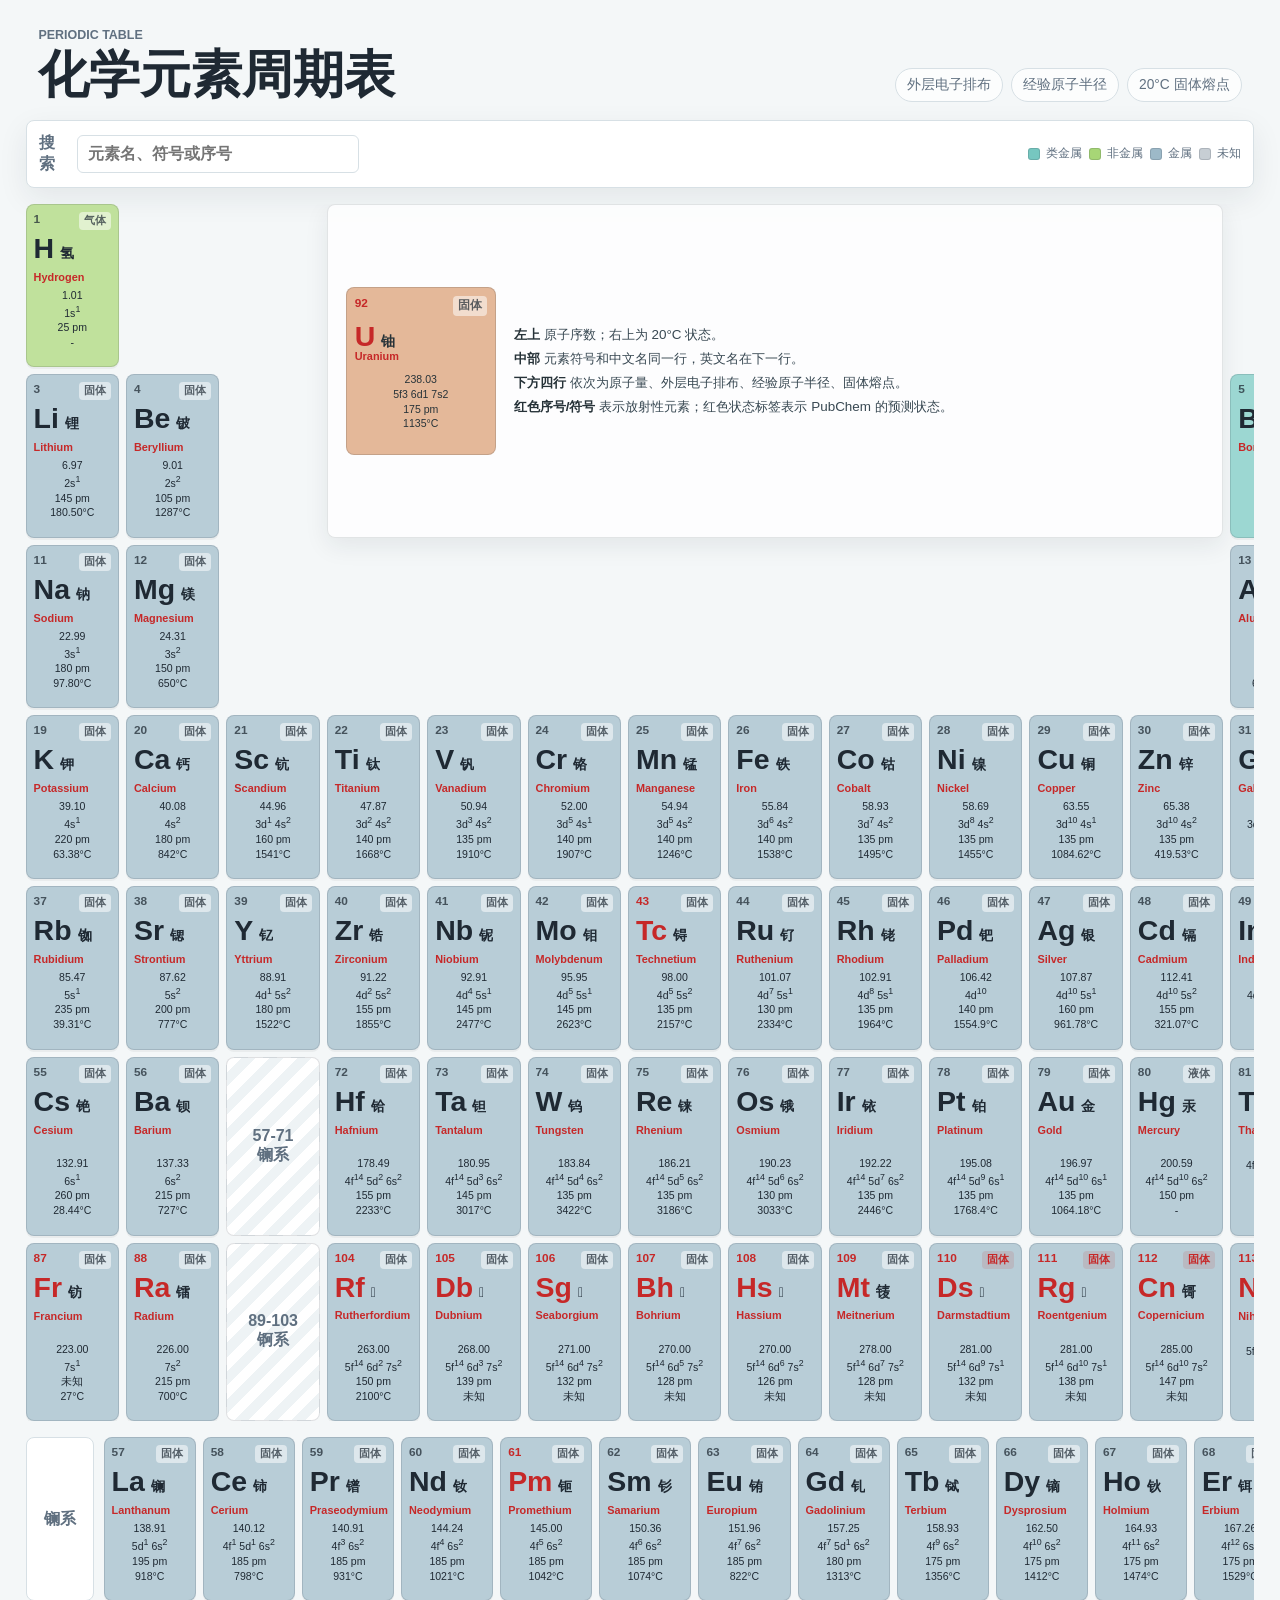
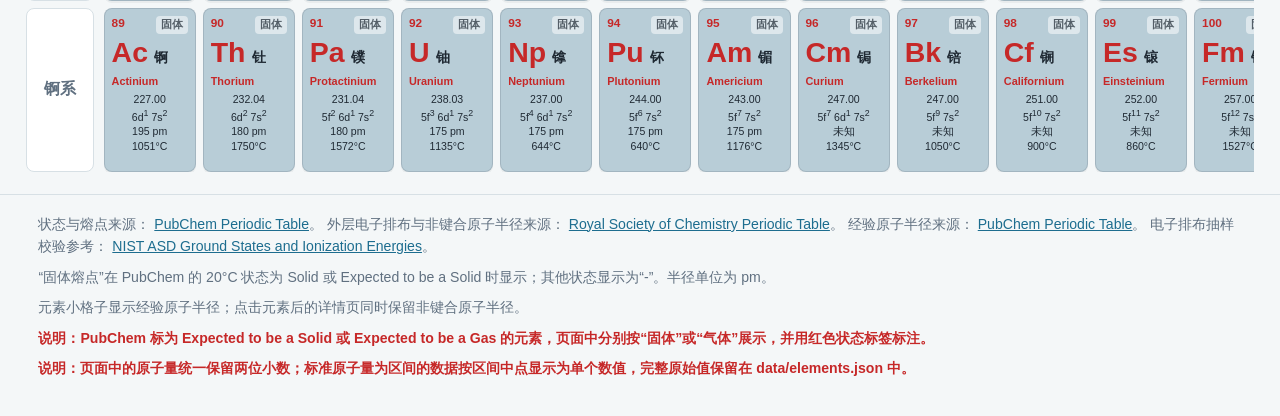
<file: PeriodicTable/index.html>
<!doctype html>
<html lang="zh-CN">
  <head>
    <meta charset="utf-8">
    <meta name="viewport" content="width=device-width, initial-scale=1">
    <title>化学元素周期表</title>
    <link rel="stylesheet" href="css/styles.css">
    <script src="js/app.js" defer></script>
  </head>
  <body>
    <header class="site-header">
      <div>
        <p class="eyebrow">Periodic Table</p>
        <h1>化学元素周期表</h1>
      </div>
      <div class="header-note">
        <span>外层电子排布</span>
        <span>经验原子半径</span>
        <span>20°C 固体熔点</span>
      </div>
    </header>

    <main>
      <section class="toolbar" aria-label="筛选与说明">
        <label class="search-box">
          <span>搜索</span>
          <input id="searchInput" type="search" placeholder="元素名、符号或序号">
        </label>
        <div id="legend" class="legend" aria-label="元素分类图例"></div>
      </section>

      <section class="table-section" aria-label="元素周期表">
        <div id="statusMessage" class="status-message">正在加载元素数据...</div>
        <div id="periodicTable" class="periodic-grid" hidden></div>
      </section>

      <section class="series-section" aria-label="镧系和锕系">
        <div class="series-label">镧系</div>
        <div id="lanthanides" class="series-grid"></div>
        <div class="series-label">锕系</div>
        <div id="actinides" class="series-grid"></div>
      </section>
    </main>

    <div id="elementModal" class="modal" hidden>
      <div class="modal-backdrop" data-close-modal></div>
      <section class="modal-panel" role="dialog" aria-modal="true" aria-labelledby="modalTitle">
        <button class="modal-close" type="button" data-close-modal aria-label="关闭详情">×</button>
        <div id="modalContent"></div>
      </section>
    </div>

    <footer class="site-footer">
      <p>
        状态与熔点来源：
        <a href="https://pubchem.ncbi.nlm.nih.gov/periodic-table/" target="_blank" rel="noreferrer">PubChem Periodic Table</a>。
        外层电子排布与非键合原子半径来源：
        <a href="https://periodic-table.rsc.org/" target="_blank" rel="noreferrer">Royal Society of Chemistry Periodic Table</a>。
        经验原子半径来源：
        <a href="https://pubchem.ncbi.nlm.nih.gov/periodic-table/" target="_blank" rel="noreferrer">PubChem Periodic Table</a>。
        电子排布抽样校验参考：
        <a href="https://physics.nist.gov/PhysRefData/ASD/ionEnergy.html" target="_blank" rel="noreferrer">NIST ASD Ground States and Ionization Energies</a>。
      </p>
      <p>“固体熔点”在 PubChem 的 20°C 状态为 Solid 或 Expected to be a Solid 时显示；其他状态显示为“-”。半径单位为 pm。</p>
      <p>元素小格子显示经验原子半径；点击元素后的详情页同时保留非键合原子半径。</p>
      <p class="warning-note">说明：PubChem 标为 Expected to be a Solid 或 Expected to be a Gas 的元素，页面中分别按“固体”或“气体”展示，并用红色状态标签标注。</p>
      <p class="warning-note">说明：页面中的原子量统一保留两位小数；标准原子量为区间的数据按区间中点显示为单个数值，完整原始值保留在 data/elements.json 中。</p>
    </footer>
  </body>
</html>
</file>
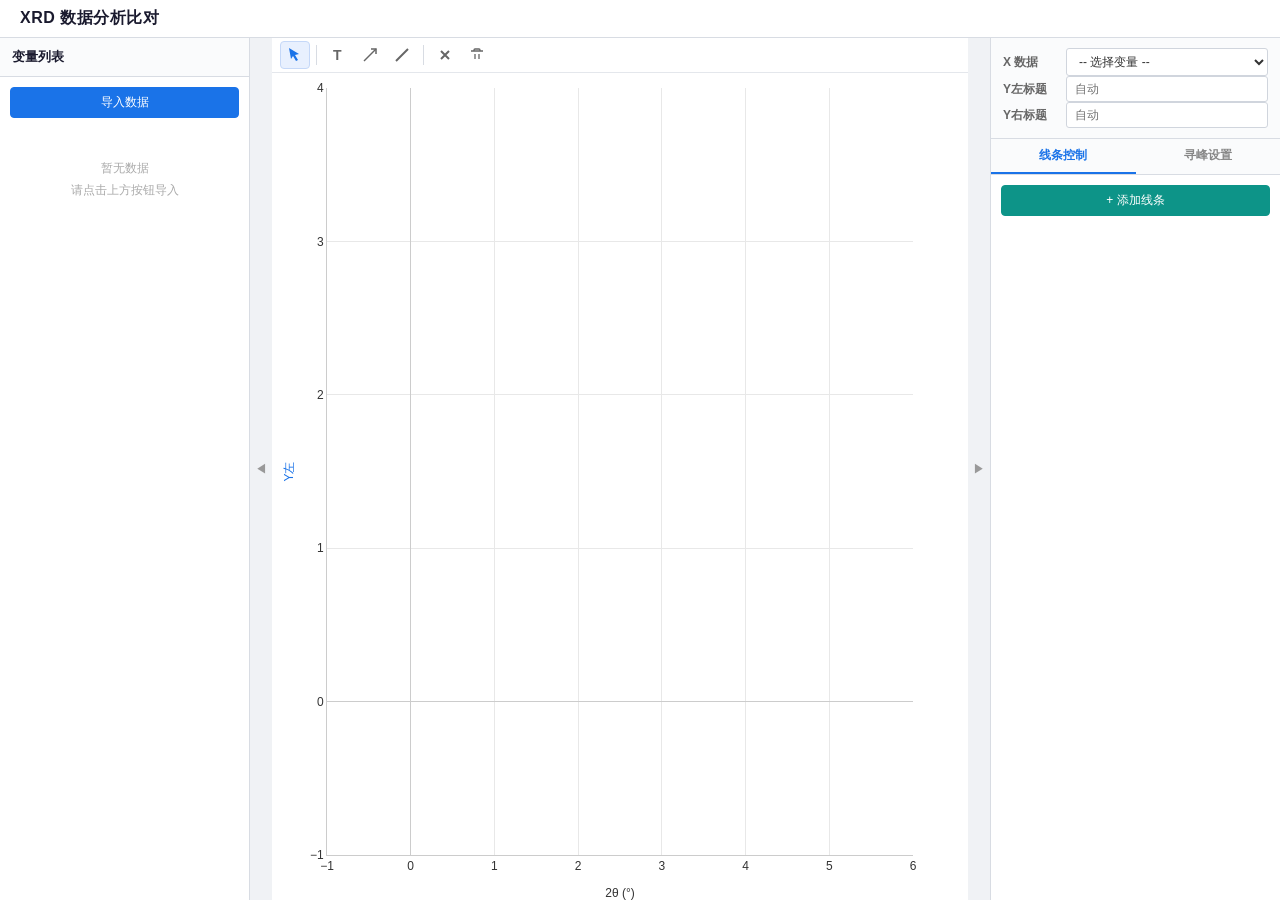
<file: XRD_comparison/index.html>
<!DOCTYPE html>
<html lang="zh-CN">
<head>
  <meta charset="UTF-8">
  <meta name="viewport" content="width=device-width, initial-scale=1.0">
  <title>XRD 数据分析比对</title>
  <script src="https://cdn.plot.ly/plotly-2.32.0.min.js"></script>
  <link rel="stylesheet" href="style.css">
</head>
<body>
  <div id="app">
    <header>
      <h1>XRD 数据分析比对</h1>
    </header>
    <div id="mainContent">
      <aside id="leftPanel" class="side-panel">
        <div class="panel-header">变量列表</div>
        <div class="panel-content">
          <button id="importBtn" class="btn btn-primary btn-full btn-import">导入数据</button>
          <div id="variableTree"></div>
        </div>
      </aside>
      <div class="toggle-bar" id="leftToggle" title="收起/展开变量面板">&#9664;</div>
      <main id="centerPanel">
        <div id="toolbar">
          <button class="tool-btn active" data-tool="pointer" title="选择 / 拖动曲线">
            <svg width="16" height="16" viewBox="0 0 16 16"><path d="M2 1l10 6-4 1 3 5-2 1-3-5-2 3z" fill="currentColor"/></svg>
          </button>
          <span class="tool-sep"></span>
          <button class="tool-btn" data-tool="text" title="添加文字标注">
            <svg width="16" height="16" viewBox="0 0 16 16"><text x="3" y="13" font-size="14" font-weight="700" fill="currentColor">T</text></svg>
          </button>
          <button class="tool-btn" data-tool="arrow" title="画箭头">
            <svg width="16" height="16" viewBox="0 0 16 16"><line x1="2" y1="14" x2="14" y2="2" stroke="currentColor" stroke-width="1.5"/><polyline points="9,2 14,2 14,7" fill="none" stroke="currentColor" stroke-width="1.5"/></svg>
          </button>
          <button class="tool-btn" data-tool="line" title="画直线">
            <svg width="16" height="16" viewBox="0 0 16 16"><line x1="2" y1="14" x2="14" y2="2" stroke="currentColor" stroke-width="2"/></svg>
          </button>
          <span class="tool-sep"></span>
          <button class="tool-btn" id="deleteAnnoBtn" title="删除选中标注">
            <svg width="16" height="16" viewBox="0 0 16 16"><path d="M4 4l8 8M12 4l-8 8" stroke="currentColor" stroke-width="2"/></svg>
          </button>
          <button class="tool-btn" id="clearAnnoBtn" title="清除所有标注">
            <svg width="16" height="16" viewBox="0 0 16 16"><path d="M2 4h12M5 4V3a1 1 0 011-1h4a1 1 0 011 1v1M6 7v5M10 7v5" fill="none" stroke="currentColor" stroke-width="1.3"/></svg>
          </button>
        </div>
        <div id="chart"></div>
      </main>
      <div class="toggle-bar" id="rightToggle" title="收起/展开控制面板">&#9654;</div>
      <aside id="rightPanel" class="side-panel">
        <div class="panel-header">
          <div class="ctrl-row ctrl-row-flush">
            <label>X 数据</label>
            <select id="globalXSelect" class="ctrl-select" title="选择 X 轴数据"></select>
          </div>
          <div class="ctrl-row ctrl-row-flush">
            <label>Y左标题</label>
            <input type="text" id="yLeftTitle" class="ctrl-text" placeholder="自动" title="左 Y 轴标题">
          </div>
          <div class="ctrl-row ctrl-row-flush">
            <label>Y右标题</label>
            <input type="text" id="yRightTitle" class="ctrl-text" placeholder="自动" title="右 Y 轴标题">
          </div>
        </div>
        <div class="tab-bar">
          <button class="tab-btn active" data-tab="tabLines">线条控制</button>
          <button class="tab-btn" data-tab="tabPeaks">寻峰设置</button>
        </div>
        <div class="panel-content">
          <div class="tab-pane active" id="tabLines">
            <div id="lineControls"></div>
            <button id="addTraceBtn" class="btn btn-accent btn-full">+ 添加线条</button>
          </div>
          <div class="tab-pane" id="tabPeaks">
            <div id="peakControls"></div>
          </div>
        </div>
      </aside>
    </div>
  </div>

  <div id="dropOverlay">
    <div class="drop-hint">
      <svg width="48" height="48" viewBox="0 0 24 24" fill="none" stroke="currentColor" stroke-width="1.5">
        <path d="M12 16V4M12 4l-4 4M12 4l4 4M4 14v4a2 2 0 002 2h12a2 2 0 002-2v-4"/>
      </svg>
      <span>释放文件以导入数据</span>
    </div>
  </div>

  <div id="importModal" class="modal hidden">
    <div class="modal-overlay"></div>
    <div class="modal-dialog">
      <div class="modal-header">
        <span>数据导入预览</span>
        <button class="btn-icon" id="closeModalBtn">&#10005;</button>
      </div>
      <div class="modal-body" id="modalBody"></div>
      <div class="modal-footer">
        <button class="btn" id="cancelImportBtn">取消</button>
        <button class="btn btn-primary" id="confirmImportBtn">确认导入</button>
      </div>
    </div>
  </div>

  <input type="file" id="fileInput" multiple accept=".txt,.csv,.dat" hidden>

  <script src="js/state.js"></script>
  <script src="js/import.js"></script>
  <script src="js/variables.js"></script>
  <script src="js/controls.js"></script>
  <script src="js/peaks.js"></script>
  <script src="js/chart.js"></script>
  <script src="js/annotations.js"></script>
  <script src="js/interactions.js"></script>
  <script src="js/main.js"></script>
</body>
</html>
</file>
<file: PeriodicTable/css/styles.css>
:root {
  color-scheme: light;
  --bg: #f4f7f8;
  --panel: #ffffff;
  --text: #1f2933;
  --muted: #607080;
  --line: #d7e0e5;
  --shadow: 0 10px 30px rgba(31, 41, 51, 0.08);
  --alkali-metal: #f4b942;
  --alkaline-earth-metal: #f4d35e;
  --transition-metal: #77b7d7;
  --post-transition-metal: #8ac6a8;
  --metalloid: #76c7c0;
  --nonmetal: #a7d676;
  --halogen: #ef8f7a;
  --noble-gas: #bba0d8;
  --lanthanide: #f1a7c6;
  --actinide: #d99d72;
  --metal: #9db9c8;
  --unknown: #c7ced4;
}

* {
  box-sizing: border-box;
}

body {
  margin: 0;
  min-width: 320px;
  background: var(--bg);
  color: var(--text);
  font-family: "Microsoft YaHei", "PingFang SC", "Segoe UI", Arial, sans-serif;
}

a {
  color: #1d6d8f;
}

.site-header {
  display: flex;
  align-items: end;
  justify-content: space-between;
  gap: 24px;
  padding: 28px clamp(16px, 3vw, 40px) 18px;
}

.eyebrow {
  margin: 0 0 6px;
  color: var(--muted);
  font-size: 0.78rem;
  font-weight: 700;
  letter-spacing: 0;
  text-transform: uppercase;
}

h1 {
  margin: 0;
  font-size: clamp(1.8rem, 4vw, 3.2rem);
  line-height: 1.05;
}

.header-note {
  display: flex;
  flex-wrap: wrap;
  justify-content: end;
  gap: 8px;
  max-width: 520px;
}

.header-note span {
  border: 1px solid var(--line);
  border-radius: 999px;
  background: rgba(255, 255, 255, 0.76);
  padding: 7px 11px;
  color: var(--muted);
  font-size: 0.86rem;
}

main {
  padding: 0 clamp(10px, 2vw, 32px) 22px;
}

.toolbar {
  display: flex;
  align-items: center;
  justify-content: space-between;
  gap: 18px;
  margin: 0 0 16px;
  padding: 12px;
  border: 1px solid var(--line);
  border-radius: 8px;
  background: var(--panel);
  box-shadow: var(--shadow);
}

.search-box {
  display: flex;
  align-items: center;
  gap: 10px;
  min-width: min(100%, 320px);
  color: var(--muted);
  font-weight: 700;
}

.search-box input {
  width: 100%;
  min-height: 38px;
  border: 1px solid var(--line);
  border-radius: 6px;
  padding: 8px 10px;
  font: inherit;
}

.legend {
  display: flex;
  flex-wrap: wrap;
  justify-content: end;
  gap: 7px;
}

.legend-item {
  display: inline-flex;
  align-items: center;
  gap: 6px;
  color: var(--muted);
  font-size: 0.78rem;
}

.legend-swatch {
  width: 12px;
  height: 12px;
  border: 1px solid rgba(31, 41, 51, 0.16);
  border-radius: 3px;
}

.table-section,
.series-section {
  overflow-x: auto;
}

.periodic-grid {
  display: grid;
  grid-template-columns: repeat(18, minmax(92px, 1fr));
  grid-auto-rows: minmax(128px, auto);
  gap: 7px;
  min-width: 1800px;
}

.series-section {
  display: grid;
  grid-template-columns: 68px minmax(1480px, 1fr);
  gap: 7px 10px;
  margin-top: 16px;
  align-items: stretch;
}

.series-grid {
  display: grid;
  grid-template-columns: repeat(15, minmax(92px, 1fr));
  gap: 7px;
}

.series-label {
  display: grid;
  place-items: center;
  min-height: 112px;
  border: 1px solid var(--line);
  border-radius: 8px;
  background: var(--panel);
  color: var(--muted);
  font-weight: 800;
}

.element-card,
.placeholder-card {
  min-height: 128px;
  border: 1px solid rgba(31, 41, 51, 0.14);
  border-radius: 8px;
  background: var(--panel);
}

.element-card {
  position: relative;
  display: flex;
  flex-direction: column;
  gap: 4px;
  padding: 7px;
  box-shadow: 0 2px 0 rgba(31, 41, 51, 0.05);
  transition: transform 140ms ease, box-shadow 140ms ease, opacity 140ms ease;
}

.element-card:hover,
.element-card:focus {
  z-index: 2;
  transform: translateY(-2px);
  box-shadow: 0 12px 22px rgba(31, 41, 51, 0.18);
  outline: none;
}

.element-card.is-dimmed {
  opacity: 0.22;
}

.placeholder-card {
  display: grid;
  place-items: center;
  padding: 10px;
  color: var(--muted);
  font-weight: 800;
  text-align: center;
  background: repeating-linear-gradient(135deg, #fff, #fff 10px, #eef3f5 10px, #eef3f5 20px);
}

.guide-card {
  display: grid;
  grid-template-columns: 150px minmax(0, 1fr);
  align-items: center;
  gap: 18px;
  min-height: 218px;
  border: 1px solid rgba(31, 41, 51, 0.12);
  border-radius: 8px;
  background: rgba(255, 255, 255, 0.78);
  padding: 14px 18px;
  color: #263238;
  box-shadow: 0 8px 24px rgba(31, 41, 51, 0.08);
}

.guide-radioactive {
  color: #c62828;
  font-weight: 800;
}

.guide-sample {
  min-height: 168px;
  border: 1px solid rgba(31, 41, 51, 0.16);
  border-radius: 8px;
  background: #e4c1ad;
  background: color-mix(in srgb, var(--actinide) 72%, white);
  padding: 8px;
}

.guide-sample-top {
  display: flex;
  justify-content: space-between;
  gap: 6px;
  font-size: 0.74rem;
  font-weight: 800;
}

.guide-state {
  border-radius: 4px;
  background: rgba(255, 255, 255, 0.52);
  padding: 2px 5px;
  color: rgba(31, 41, 51, 0.72);
}

.guide-symbol-row {
  display: flex;
  align-items: baseline;
  gap: 6px;
  margin-top: 6px;
}

.guide-symbol {
  font-size: 1.78rem;
  line-height: 1;
}

.guide-zh {
  font-size: 0.88rem;
  font-weight: 800;
}

.guide-en {
  color: #c62828;
  font-size: 0.68rem;
  font-weight: 800;
  line-height: 1.1;
}

.guide-values {
  display: grid;
  gap: 2px;
  margin-top: 10px;
  font-size: 0.66rem;
  line-height: 1.22;
  text-align: center;
}

.guide-notes {
  display: grid;
  gap: 6px;
  color: #384852;
  font-size: 0.84rem;
  line-height: 1.35;
}

.guide-notes p {
  margin: 0;
}

.guide-notes b {
  margin-right: 4px;
  color: #263238;
}

.element-top {
  display: flex;
  align-items: start;
  justify-content: space-between;
  gap: 6px;
}

.atomic-number {
  color: rgba(31, 41, 51, 0.75);
  font-size: 0.74rem;
  font-weight: 800;
}

.is-radioactive {
  color: #c62828;
}

.state {
  border-radius: 4px;
  background: rgba(255, 255, 255, 0.52);
  padding: 2px 5px;
  color: rgba(31, 41, 51, 0.72);
  font-size: 0.66rem;
  font-weight: 800;
}

.state-expected {
  background: rgba(198, 40, 40, 0.12);
  color: #c62828;
}

.symbol-row {
  display: flex;
  align-items: baseline;
  gap: 6px;
  min-width: 0;
}

.symbol {
  flex: 0 0 auto;
  font-size: 1.78rem;
  font-weight: 900;
  line-height: 1;
}

.name-zh {
  min-width: 0;
  overflow: hidden;
  font-size: 0.88rem;
  font-weight: 800;
  text-overflow: ellipsis;
  white-space: nowrap;
}

.names {
  min-width: 0;
}

.name-en {
  color: #c62828;
  font-size: 0.68rem;
  font-weight: 800;
  line-height: 1.1;
  max-width: 100%;
  overflow: hidden;
  text-overflow: ellipsis;
  white-space: nowrap;
}

.metric-list {
  display: grid;
  gap: 2px;
  margin-top: auto;
  font-size: 0.66rem;
  line-height: 1.22;
}

.metric {
  display: grid;
  grid-template-columns: minmax(0, 1fr);
}

.metric dd {
  margin: 0;
  min-width: 0;
  overflow-wrap: anywhere;
  text-align: center;
}

.visually-hidden {
  position: absolute;
  width: 1px;
  height: 1px;
  overflow: hidden;
  clip: rect(0, 0, 0, 0);
  white-space: nowrap;
}

.status-message {
  border: 1px solid var(--line);
  border-radius: 8px;
  background: var(--panel);
  padding: 20px;
  color: var(--muted);
  box-shadow: var(--shadow);
}

.category-alkali-metal { background: color-mix(in srgb, var(--alkali-metal) 78%, white); }
.category-alkaline-earth-metal { background: color-mix(in srgb, var(--alkaline-earth-metal) 78%, white); }
.category-transition-metal { background: color-mix(in srgb, var(--transition-metal) 72%, white); }
.category-post-transition-metal { background: color-mix(in srgb, var(--post-transition-metal) 72%, white); }
.category-metalloid { background: color-mix(in srgb, var(--metalloid) 72%, white); }
.category-nonmetal { background: color-mix(in srgb, var(--nonmetal) 72%, white); }
.category-halogen { background: color-mix(in srgb, var(--halogen) 72%, white); }
.category-noble-gas { background: color-mix(in srgb, var(--noble-gas) 72%, white); }
.category-lanthanide { background: color-mix(in srgb, var(--lanthanide) 72%, white); }
.category-actinide { background: color-mix(in srgb, var(--actinide) 72%, white); }
.category-metal { background: color-mix(in srgb, var(--metal) 72%, white); }
.category-unknown { background: color-mix(in srgb, var(--unknown) 72%, white); }

.swatch-alkali-metal { background: var(--alkali-metal); }
.swatch-alkaline-earth-metal { background: var(--alkaline-earth-metal); }
.swatch-transition-metal { background: var(--transition-metal); }
.swatch-post-transition-metal { background: var(--post-transition-metal); }
.swatch-metalloid { background: var(--metalloid); }
.swatch-nonmetal { background: var(--nonmetal); }
.swatch-halogen { background: var(--halogen); }
.swatch-noble-gas { background: var(--noble-gas); }
.swatch-lanthanide { background: var(--lanthanide); }
.swatch-actinide { background: var(--actinide); }
.swatch-metal { background: var(--metal); }
.swatch-unknown { background: var(--unknown); }

.site-footer {
  padding: 18px clamp(16px, 3vw, 40px) 28px;
  border-top: 1px solid var(--line);
  color: var(--muted);
  font-size: 0.88rem;
  line-height: 1.6;
}

.site-footer p {
  margin: 0 0 8px;
}

.warning-note {
  color: #c62828;
  font-weight: 800;
}

.modal[hidden] {
  display: none;
}

.modal {
  position: fixed;
  inset: 0;
  z-index: 100;
  display: grid;
  place-items: center;
  padding: 18px;
}

.modal-backdrop {
  position: absolute;
  inset: 0;
  background: rgba(18, 28, 36, 0.52);
}

.modal-panel {
  position: relative;
  width: min(760px, 100%);
  max-height: min(86vh, 760px);
  overflow: auto;
  border-radius: 8px;
  background: var(--panel);
  box-shadow: 0 24px 70px rgba(18, 28, 36, 0.28);
}

.modal-close {
  position: absolute;
  top: 12px;
  right: 12px;
  display: grid;
  place-items: center;
  width: 34px;
  height: 34px;
  border: 1px solid var(--line);
  border-radius: 50%;
  background: #fff;
  color: var(--text);
  cursor: pointer;
  font-size: 1.4rem;
  line-height: 1;
}

.detail-header {
  display: grid;
  grid-template-columns: auto minmax(0, 1fr);
  gap: 16px;
  padding: 24px 58px 18px 24px;
  border-bottom: 1px solid var(--line);
}

.detail-symbol {
  display: grid;
  place-items: center;
  width: 92px;
  height: 92px;
  border-radius: 8px;
  background: #eef3f5;
  font-size: 2.8rem;
  font-weight: 900;
}

.detail-title {
  min-width: 0;
}

.detail-title h2 {
  margin: 0 0 6px;
  font-size: 1.7rem;
  line-height: 1.15;
}

.detail-title p {
  margin: 0 0 7px;
  color: var(--muted);
}

.detail-tags {
  display: flex;
  flex-wrap: wrap;
  gap: 7px;
}

.detail-tag {
  border-radius: 999px;
  background: #edf3f6;
  padding: 5px 9px;
  color: #344752;
  font-size: 0.78rem;
  font-weight: 800;
}

.detail-tag.is-red {
  background: rgba(198, 40, 40, 0.12);
  color: #c62828;
}

.detail-body {
  display: grid;
  grid-template-columns: repeat(2, minmax(0, 1fr));
  gap: 10px;
  padding: 18px 24px 24px;
}

.detail-item {
  border: 1px solid var(--line);
  border-radius: 8px;
  padding: 11px 12px;
  background: #fbfdfe;
}

.detail-item.wide {
  grid-column: 1 / -1;
}

.detail-item dt {
  margin: 0 0 5px;
  color: var(--muted);
  font-size: 0.78rem;
  font-weight: 800;
}

.detail-item dd {
  margin: 0;
  overflow-wrap: anywhere;
  font-weight: 800;
}

.detail-source {
  grid-column: 1 / -1;
  margin: 2px 0 0;
  color: var(--muted);
  font-size: 0.82rem;
  line-height: 1.45;
}

@media (max-width: 900px) {
  .site-header,
  .toolbar {
    align-items: stretch;
    flex-direction: column;
  }

  .header-note,
  .legend {
    justify-content: start;
  }

  .periodic-grid {
    min-width: 1780px;
    grid-template-columns: repeat(18, 90px);
  }

  .series-section {
    grid-template-columns: 58px 1460px;
  }

  .series-grid {
    grid-template-columns: repeat(15, 90px);
  }
}

@media (max-width: 640px) {
  .detail-header,
  .detail-body {
    grid-template-columns: 1fr;
  }

  .detail-header {
    padding-right: 58px;
  }
}
</file>
<file: XRD_comparison/style.css>
*, *::before, *::after { margin: 0; padding: 0; box-sizing: border-box; }
html, body { height: 100%; overflow: hidden; }
body {
  font-family: -apple-system, BlinkMacSystemFont, 'Segoe UI', Roboto, 'Helvetica Neue', sans-serif;
  background: #f0f2f5;
  color: #333;
  font-size: 13px;
}

#app { display: flex; flex-direction: column; height: 100vh; }

header {
  background: #fff;
  padding: 8px 20px;
  border-bottom: 1px solid #d8dce3;
  display: flex;
  align-items: center;
  flex-shrink: 0;
}
header h1 { font-size: 16px; font-weight: 600; color: #1a1a2e; letter-spacing: 0.5px; }

#mainContent { display: flex; flex: 1; overflow: hidden; }

.side-panel {
  background: #fff;
  display: flex;
  flex-direction: column;
  overflow: hidden;
  transition: width 0.3s ease, min-width 0.3s ease;
}
#leftPanel { width: 250px; min-width: 250px; border-right: 1px solid #d8dce3; }
#leftPanel.collapsed { width: 0; min-width: 0; border-right: none; }
#rightPanel { width: 290px; min-width: 290px; border-left: 1px solid #d8dce3; }
#rightPanel.collapsed { width: 0; min-width: 0; border-left: none; }

.panel-header {
  padding: 10px 12px;
  background: #fafbfc;
  border-bottom: 1px solid #d8dce3;
  font-weight: 600;
  font-size: 13px;
  color: #1a1a2e;
  white-space: nowrap;
  flex-shrink: 0;
}
.panel-content {
  flex: 1;
  overflow-y: auto;
  overflow-x: hidden;
  padding: 10px;
}

.toggle-bar {
  width: 22px;
  min-width: 22px;
  background: #f0f2f5;
  display: flex;
  align-items: center;
  justify-content: center;
  cursor: pointer;
  -webkit-user-select: none;
  user-select: none;
  font-size: 12px;
  color: #999;
  transition: background 0.2s, color 0.2s;
  flex-shrink: 0;
}
.toggle-bar:hover { background: #e4e7ec; color: #1a73e8; }

#centerPanel { flex: 1; min-width: 0; overflow: hidden; background: #f0f2f5; display: flex; flex-direction: column; }
#toolbar {
  display: flex;
  align-items: center;
  gap: 2px;
  padding: 3px 8px;
  background: #fff;
  border-bottom: 1px solid #e4e7ec;
  flex-shrink: 0;
}
.tool-btn {
  display: flex;
  align-items: center;
  justify-content: center;
  width: 30px;
  height: 28px;
  border: 1px solid transparent;
  border-radius: 4px;
  background: transparent;
  color: #666;
  cursor: pointer;
  transition: background 0.15s, color 0.15s, border-color 0.15s;
}
.tool-btn:hover { background: #f0f2f5; color: #333; }
.tool-btn.active { background: #e8f0fe; color: #1a73e8; border-color: #c5d8f8; }
.tool-sep { width: 1px; height: 20px; background: #d8dce3; margin: 0 4px; }
#chart { width: 100%; flex: 1; min-height: 0; }

/* ======== Buttons ======== */

.btn {
  padding: 6px 14px;
  border: 1px solid #d0d5dd;
  border-radius: 4px;
  background: #fff;
  color: #333;
  cursor: pointer;
  font-size: 12px;
  transition: background 0.2s, border-color 0.2s;
  white-space: nowrap;
}
.btn:hover { background: #f5f6f8; border-color: #b0b8c4; }
.btn-primary { background: #1a73e8; border-color: #1a73e8; color: #fff; }
.btn-primary:hover { background: #1557b0; border-color: #1557b0; }
.btn-accent { background: #0d9488; border-color: #0d9488; color: #fff; }
.btn-accent:hover { background: #0a7c72; border-color: #0a7c72; }
.btn-full { width: 100%; }
.btn-import { margin-bottom: 10px; }
.btn-icon {
  background: none; border: none; color: #999;
  cursor: pointer; font-size: 14px; padding: 2px 6px; line-height: 1;
}
.btn-icon:hover { color: #ef4444; }

/* ======== Form Controls ======== */

.ctrl-select {
  width: 100%;
  padding: 5px 8px;
  background: #fff;
  border: 1px solid #d0d5dd;
  border-radius: 3px;
  color: #333;
  font-size: 12px;
  outline: none;
}
.ctrl-select:focus { border-color: #1a73e8; }
.ctrl-range { width: 100%; accent-color: #1a73e8; }
input[type="number"].ctrl-num {
  width: 100%;
  padding: 5px 8px;
  background: #fff;
  border: 1px solid #d0d5dd;
  border-radius: 3px;
  color: #333;
  font-size: 12px;
  outline: none;
}
input[type="number"].ctrl-num:focus { border-color: #1a73e8; }
input[type="color"].ctrl-color {
  width: 40px; height: 26px;
  border: 1px solid #d0d5dd;
  border-radius: 3px;
  background: #fff;
  cursor: pointer;
  padding: 2px;
}

/* ======== Tabs ======== */

.tab-bar {
  display: flex;
  border-bottom: 1px solid #d8dce3;
  background: #fafbfc;
  flex-shrink: 0;
}
.tab-btn {
  flex: 1;
  padding: 8px 0;
  border: none;
  background: transparent;
  color: #888;
  font-size: 12px;
  font-weight: 600;
  cursor: pointer;
  border-bottom: 2px solid transparent;
  transition: color 0.2s, border-color 0.2s;
}
.tab-btn:hover { color: #333; }
.tab-btn.active {
  color: #1a73e8;
  border-bottom-color: #1a73e8;
}
.tab-pane { display: none; }
.tab-pane.active { display: block; }

/* ======== Sections & Cards ======== */

.section { margin-bottom: 16px; }
.section-header {
  font-weight: 600;
  font-size: 13px;
  color: #1a73e8;
  margin-bottom: 10px;
  padding-bottom: 6px;
  border-bottom: 1px solid #e4e7ec;
}

.trace-card {
  background: #fafbfc;
  border: 1px solid #e4e7ec;
  border-radius: 4px;
  margin-bottom: 8px;
  overflow: hidden;
}
.trace-card-header {
  display: flex;
  justify-content: space-between;
  align-items: center;
  padding: 5px 10px;
  background: #f0f2f5;
  font-size: 12px;
  font-weight: 600;
  color: #333;
}
.trace-card-body { padding: 8px 10px; }
.ctrl-row {
  margin-bottom: 6px;
  display: flex;
  align-items: center;
  gap: 8px;
}
.ctrl-row label {
  min-width: 55px;
  font-size: 12px;
  color: #666;
  white-space: nowrap;
  flex-shrink: 0;
}
input[type="text"].ctrl-text {
  width: 100%;
  padding: 5px 8px;
  background: #fff;
  border: 1px solid #d0d5dd;
  border-radius: 3px;
  font-size: 12px;
  color: #333;
}
input[type="text"].ctrl-text:focus { border-color: #1a73e8; outline: none; }
.ctrl-row .ctrl-select,
.ctrl-row .ctrl-num,
.ctrl-row .ctrl-text { flex: 1; }
.btn-row { gap: 6px; margin-top: 8px; }
.ctrl-row-flush { margin-bottom: 0; }

/* ======== Variable Tree ======== */

.var-file { margin-bottom: 6px; }
.var-file-header {
  display: flex;
  align-items: center;
  gap: 4px;
  padding: 5px 6px;
  background: #f0f2f5;
  border-radius: 3px;
  cursor: pointer;
  font-size: 12px;
  color: #333;
}
.var-file-header:hover { background: #e4e7ec; }
.var-file-name {
  flex: 1;
  overflow: hidden;
  text-overflow: ellipsis;
  white-space: nowrap;
  font-weight: 500;
}
.var-file-toggle { font-size: 10px; color: #999; width: 12px; text-align: center; }
.var-file-cols { padding: 2px 0 2px 18px; }
.var-file-cols.hidden { display: none; }
.var-col-item { padding: 3px 6px; font-size: 12px; color: #666; }

/* ======== Misc ======== */

.empty-msg { text-align: center; color: #aaa; padding: 30px 10px; font-size: 12px; line-height: 1.8; }
.text-dim { color: #999; font-size: 11px; }

.peak-info {
  background: #f0f5ff;
  border: 1px solid #d0e0f0;
  border-radius: 4px;
  padding: 8px 10px;
  margin-bottom: 12px;
}
.peak-info-title {
  font-weight: 600;
  font-size: 12px;
  color: #1a73e8;
  margin-bottom: 4px;
}
.peak-info p {
  font-size: 11px;
  color: #555;
  line-height: 1.6;
  margin: 0;
}
.peak-param-hint {
  font-size: 10px;
  color: #999;
  line-height: 1.4;
  margin: -2px 0 8px 63px;
}
.peak-threshold-wrap {
  flex: 1;
  display: flex;
  align-items: center;
  gap: 6px;
}
.peak-threshold-wrap .ctrl-range { flex: 1; }
.peak-threshold-wrap span { min-width: 30px; text-align: right; }

.peak-results { max-height: 200px; overflow-y: auto; margin-top: 8px; }
.peak-item {
  font-size: 11px;
  padding: 2px 6px;
  color: #b45309;
  font-family: Consolas, Monaco, monospace;
}

/* ======== Modal ======== */

.modal {
  position: fixed;
  inset: 0;
  z-index: 1000;
  display: flex;
  align-items: center;
  justify-content: center;
}
.modal.hidden { display: none; }
.modal-overlay { position: absolute; inset: 0; background: rgba(0,0,0,0.3); }
.modal-dialog {
  position: relative;
  background: #fff;
  border: 1px solid #d8dce3;
  border-radius: 8px;
  width: 90%;
  max-width: 720px;
  max-height: 80vh;
  display: flex;
  flex-direction: column;
  box-shadow: 0 8px 30px rgba(0,0,0,0.12);
}
.modal-header {
  display: flex;
  justify-content: space-between;
  align-items: center;
  padding: 12px 16px;
  border-bottom: 1px solid #e4e7ec;
  font-weight: 600;
  font-size: 15px;
  color: #1a1a2e;
}
.modal-body { flex: 1; overflow-y: auto; padding: 16px; }
.modal-footer {
  display: flex;
  justify-content: flex-end;
  gap: 10px;
  padding: 12px 16px;
  border-top: 1px solid #e4e7ec;
}

/* ======== Preview Table ======== */

.import-file-section { margin-bottom: 16px; }
.import-file-header {
  font-weight: 600;
  font-size: 14px;
  color: #1a73e8;
  margin-bottom: 8px;
}
.preview-table-wrap { overflow-x: auto; }
.preview-table {
  width: 100%;
  border-collapse: collapse;
  font-size: 12px;
  font-family: Consolas, Monaco, monospace;
}
.preview-table th {
  background: #f0f2f5;
  padding: 6px 10px;
  text-align: left;
  border: 1px solid #d8dce3;
  color: #333;
  white-space: nowrap;
}
.preview-table th label { display: flex; align-items: center; gap: 6px; cursor: pointer; }
.preview-table td {
  padding: 4px 10px;
  border: 1px solid #e4e7ec;
  color: #555;
}
.preview-table tr:nth-child(even) td { background: #fafbfc; }

/* ======== Annotation Inline Editor ======== */

.anno-editor {
  position: absolute;
  z-index: 500;
  padding: 3px 6px;
  border: 2px solid #1a73e8;
  border-radius: 3px;
  background: #fff;
  font-size: 13px;
  color: #333;
  outline: none;
  min-width: 60px;
  box-shadow: 0 2px 8px rgba(0,0,0,0.15);
}
.anno-selected-ring {
  position: absolute;
  pointer-events: none;
  border: 2px dashed #1a73e8;
  border-radius: 3px;
  z-index: 400;
}

/* ======== Drop Overlay ======== */

#dropOverlay {
  position: fixed;
  inset: 0;
  z-index: 900;
  background: rgba(26, 115, 232, 0.08);
  border: 3px dashed #1a73e8;
  display: none;
  align-items: center;
  justify-content: center;
  pointer-events: auto;
}
#dropOverlay.visible { display: flex; }
.drop-hint {
  display: flex;
  flex-direction: column;
  align-items: center;
  gap: 12px;
  color: #1a73e8;
  font-size: 18px;
  font-weight: 600;
  pointer-events: none;
}

/* ======== Scrollbar ======== */

::-webkit-scrollbar { width: 6px; height: 6px; }
::-webkit-scrollbar-track { background: transparent; }
::-webkit-scrollbar-thumb { background: #ccc; border-radius: 3px; }
::-webkit-scrollbar-thumb:hover { background: #aaa; }
</file>
